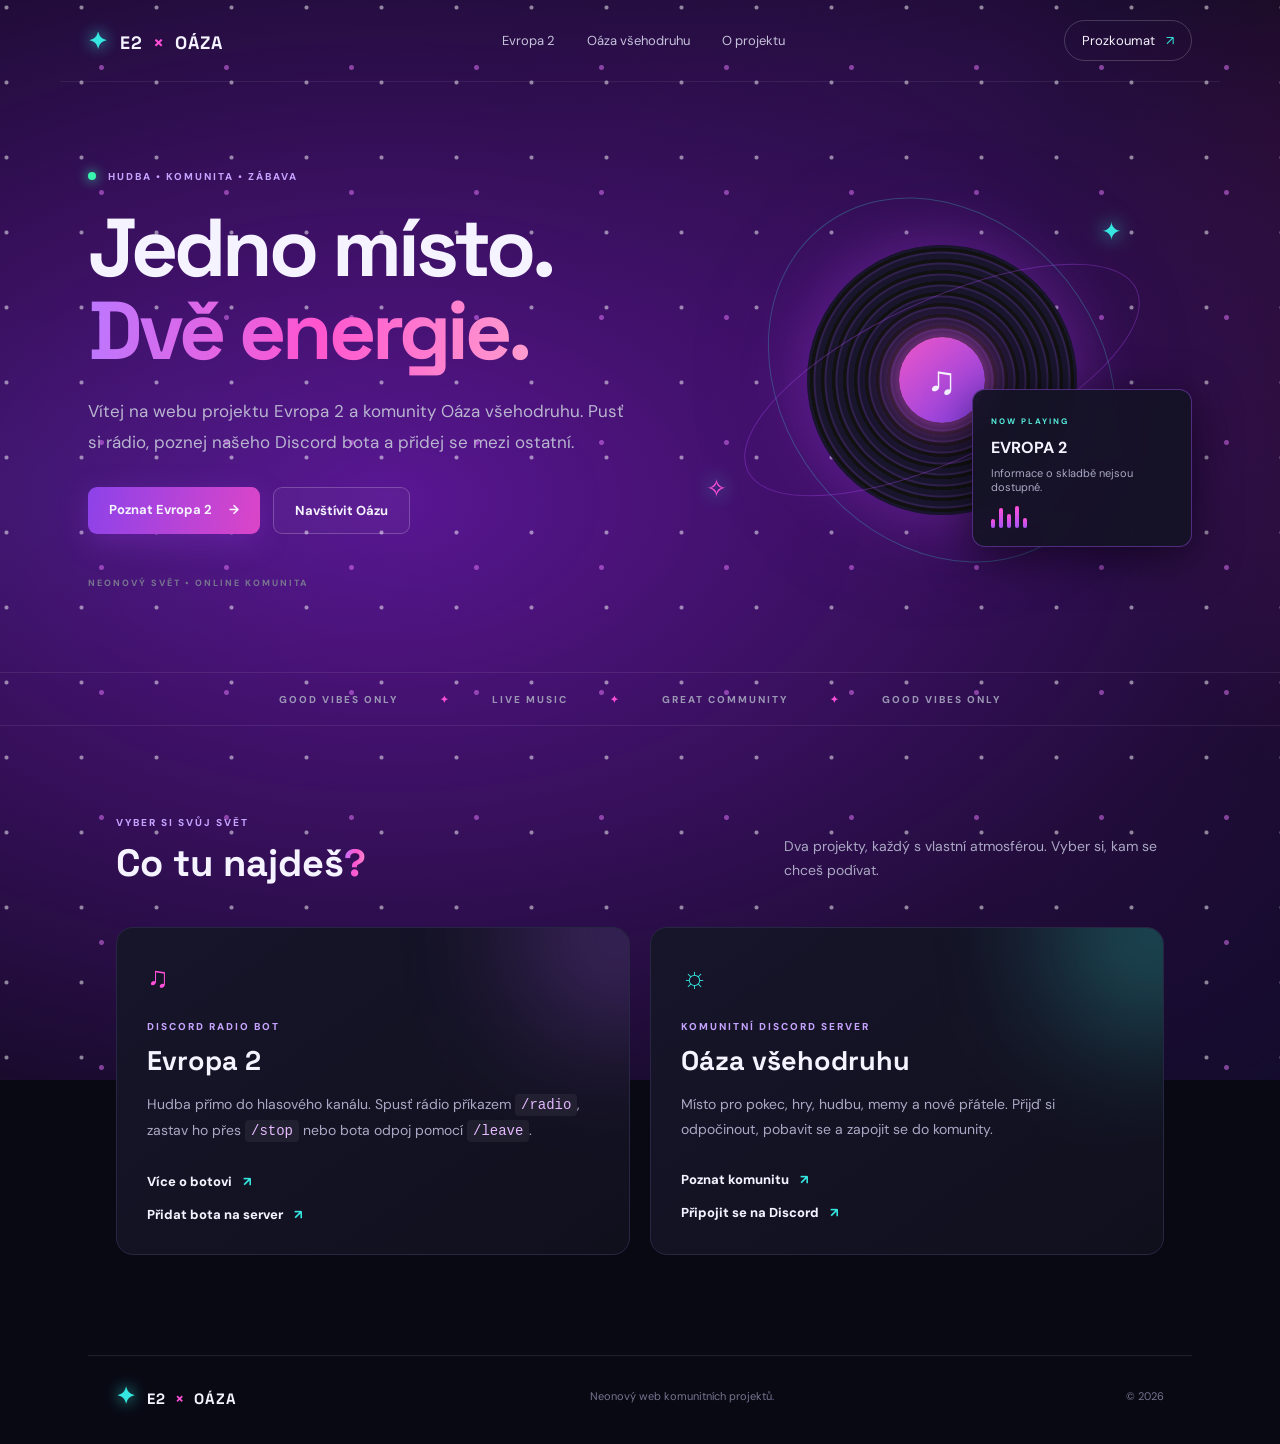
<file: index.html>
<!doctype html>
<html lang="cs">
<head>
  <meta charset="utf-8">
  <meta name="viewport" content="width=device-width,initial-scale=1">
  <meta name="theme-color" content="#090914">
  <meta name="description" content="Evropa 2 Discord bot a komunitní server Oáza všehodruhu. Hudba, komunita a zábava na jednom místě.">

  <link rel="icon" href="favicon.ico" type="image/x-icon">

  <title>Evropa 2 × Oáza všehodruhu</title>
  <link rel="stylesheet" href="style.css">
</head>
<body>
<header class="topbar">
  <a class="brand" href="index.html"><span class="brand-mark">✦</span> E2 <i>×</i> OÁZA</a>
  <nav>
    <a href="evropa2.html">Evropa 2</a>
    <a href="oaza.html">Oáza všehodruhu</a>
    <a href="#about">O projektu</a>
  </nav>
  <a class="nav-cta" href="evropa2.html">Prozkoumat <span>↗</span></a>
</header>

<main>
<section class="hero">
  <div class="hero-copy">
    <div class="eyebrow"><span class="pulse"></span> HUDBA • KOMUNITA • ZÁBAVA</div>
    <h1>Jedno místo.<br><span class="gradient">Dvě energie.</span></h1>
    <p class="lead">Vítej na webu projektu Evropa 2 a komunity Oáza všehodruhu. Pusť si rádio, poznej našeho Discord bota a přidej se mezi ostatní.</p>
    <div class="actions">
      <a class="btn primary" href="evropa2.html">Poznat Evropa 2 <span>→</span></a>
      <a class="btn secondary" href="oaza.html">Navštívit Oázu</a>
    </div>
    <div class="micro">NEONOVÝ SVĚT • ONLINE KOMUNITA</div>
  </div>

  <div class="hero-art">
    <div class="orbit orbit-a"></div>
    <div class="orbit orbit-b"></div>
    <div class="disc">
      <div class="disc-inner"><span>♫</span></div>
    </div>

    <div class="float-card">
      <span class="tiny-label">NOW PLAYING</span>
      <strong id="current-track">EVROPA 2</strong>
      <small id="track-status">Načítám právě hranou skladbu...</small>
      <span class="equalizer">
        <b></b><b></b><b></b><b></b><b></b>
      </span>
    </div>

    <div class="spark s1">✦</div>
    <div class="spark s2">✧</div>
  </div>
</section>

<section class="ticker">
  <span>GOOD VIBES ONLY</span><b>✦</b>
  <span>LIVE MUSIC</span><b>✦</b>
  <span>GREAT COMMUNITY</span><b>✦</b>
  <span>GOOD VIBES ONLY</span>
</section>

<section class="intro" id="about">
  <div>
    <div class="eyebrow">VYBER SI SVŮJ SVĚT</div>
    <h2>Co tu najdeš<span class="gradient">?</span></h2>
  </div>
  <p class="muted">Dva projekty, každý s vlastní atmosférou. Vyber si, kam se chceš podívat.</p>
</section>

<section class="cards">
  <article class="feature-card purple">
    <div class="card-icon">♫</div>
    <div class="card-tag">DISCORD RADIO BOT</div>
    <h3>Evropa 2</h3>
    <p>Hudba přímo do hlasového kanálu. Spusť rádio příkazem <code>/radio</code>, zastav ho přes <code>/stop</code> nebo bota odpoj pomocí <code>/leave</code>.</p>
    <a class="text-link" href="evropa2.html">Více o botovi <span>↗</span></a><br>
    <a class="text-link" href="https://discord.com/oauth2/authorize?client_id=976862282510385172&permissions=281752005352960&integration_type=0&scope=bot" target="_blank" rel="noopener noreferrer">Přidat bota na server <span>↗</span></a>
  </article>

  <article class="feature-card cyan">
    <div class="card-icon">☼</div>
    <div class="card-tag">KOMUNITNÍ DISCORD SERVER</div>
    <h3>Oáza všehodruhu</h3>
    <p>Místo pro pokec, hry, hudbu, memy a nové přátele. Přijď si odpočinout, pobavit se a zapojit se do komunity.</p>
    <a class="text-link" href="oaza.html">Poznat komunitu <span>↗</span></a><br>
    <a class="text-link" href="https://discord.gg/Ke7m2S7GGC" target="_blank" rel="noopener noreferrer">Připojit se na Discord <span>↗</span></a>
  </article>
</section>

<footer>
  <a class="brand" href="index.html"><span class="brand-mark">✦</span> E2 <i>×</i> OÁZA</a>
  <span>Neonový web komunitních projektů.</span>
  <span>© <span id="year"></span></span>
</footer>
</main>

<script>
(() => {
  const API_URL = "https://j2z3k0qhnw.apps.bot-hosting.cloud/api/now-playing";
  const trackElement = document.getElementById("current-track");
  const statusElement = document.getElementById("track-status");

  async function updateNowPlaying() {
    if (!trackElement || !statusElement) return;

    try {
      const response = await fetch(API_URL + "?t=" + Date.now(), {
        cache: "no-store"
      });

      if (!response.ok) {
        throw new Error("API vrátilo HTTP " + response.status);
      }

      const data = await response.json();

      if (typeof data.track !== "string" || !data.track.trim()) {
        throw new Error("API nevrátilo název skladby.");
      }

      trackElement.textContent = data.track.trim();
      statusElement.textContent = "Právě hraje na Evropě 2";

    } catch (error) {
      console.error("Nepodařilo se načíst právě hranou skladbu:", error);
      statusElement.textContent = "Informace o skladbě nejsou dostupné.";
    }
  }

  updateNowPlaying();
  window.setInterval(updateNowPlaying, 60000);
})();
</script>

<script src="script.js"></script>
</body>
</html>
</file>
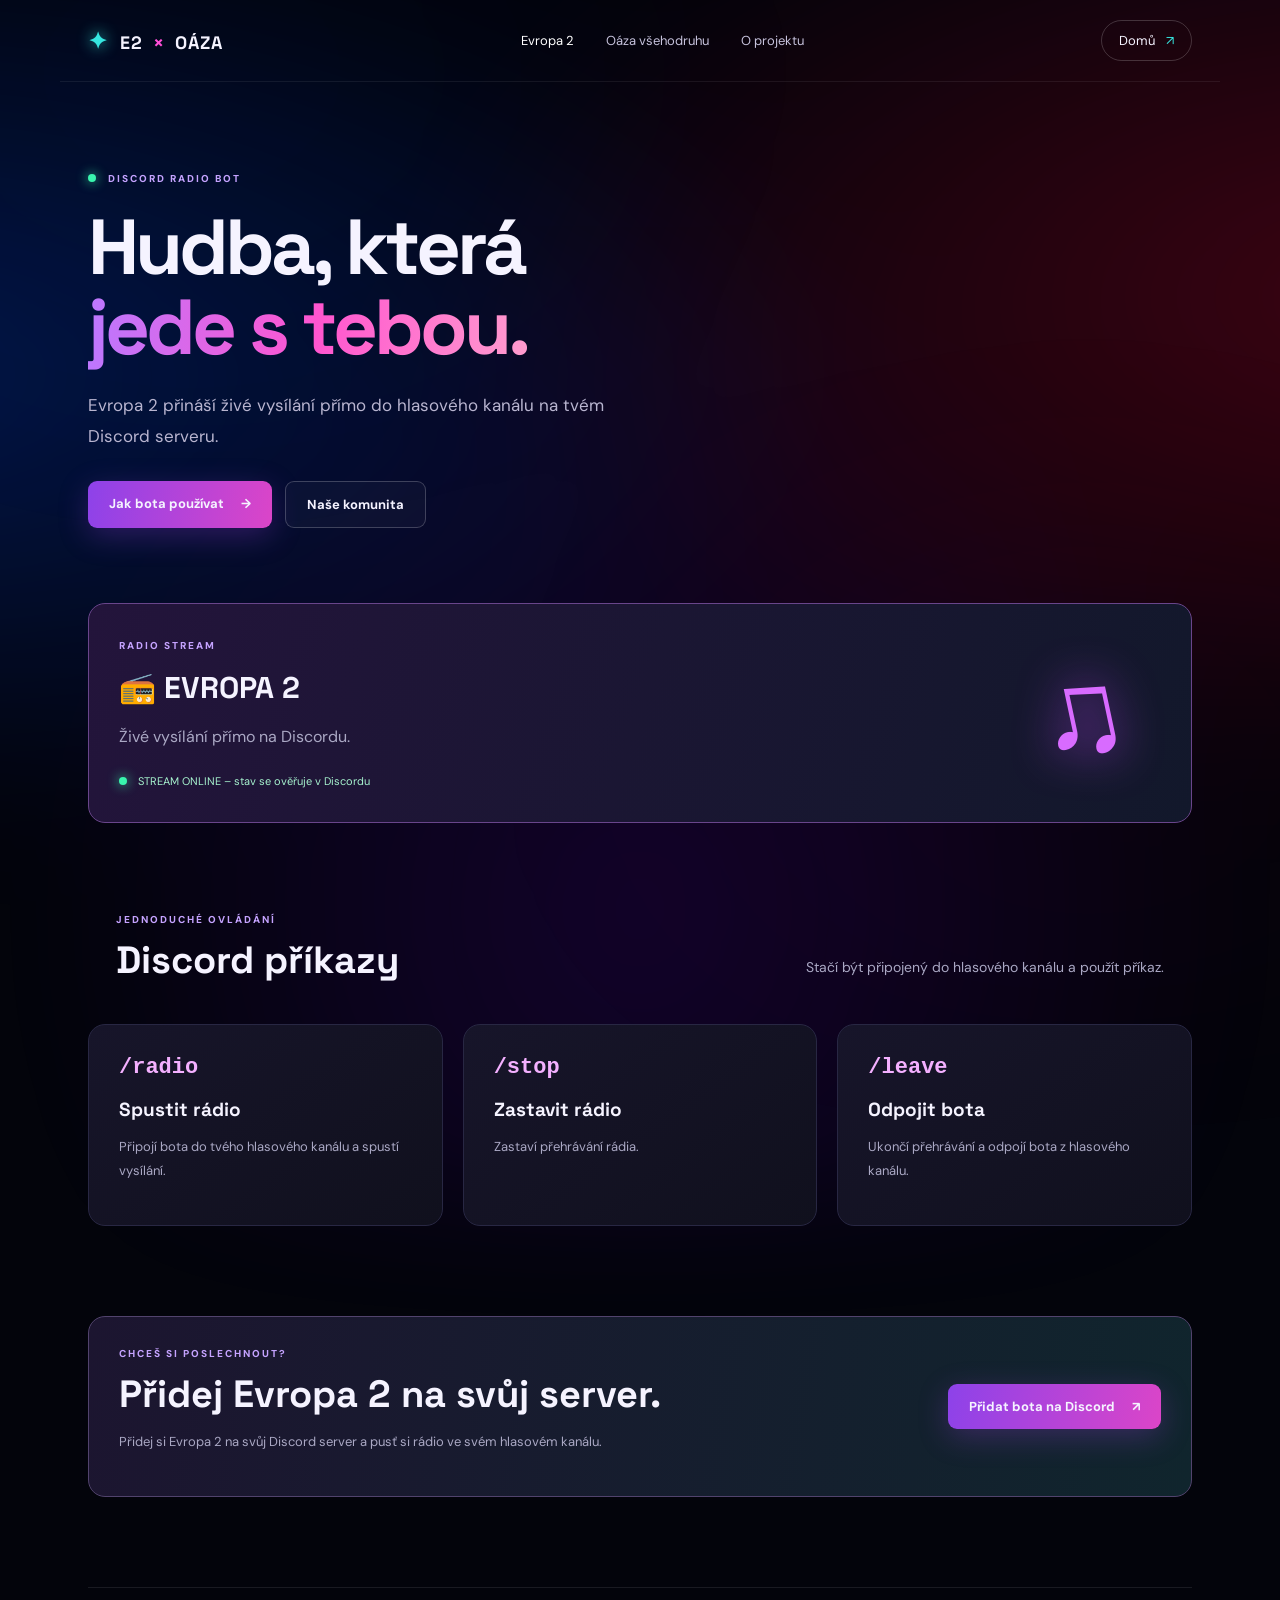
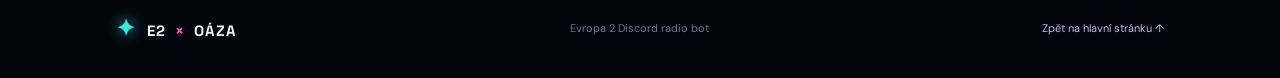
<file: evropa2.html>
<!doctype html>
<html lang="cs">
<head>
<meta charset="utf-8">
<meta name="viewport" content="width=device-width,initial-scale=1">
<meta name="theme-color" content="#090914">
<link rel="icon" href="favicon.ico" type="image/x-icon">
<title>Evropa 2 – Discord radio bot</title>
<link rel="stylesheet" href="style.css">
</head>
<body>
<header class="topbar">
<a class="brand" href="index.html"><span class="brand-mark">✦</span> E2 <i>×</i> OÁZA</a>
<nav>
<a href="evropa2.html" class="active">Evropa 2</a>
<a href="oaza.html">Oáza všehodruhu</a>
<a href="index.html#about">O projektu</a>
</nav>
<a class="nav-cta" href="index.html">Domů <span>↗</span></a>
</header>

<main class="subpage">
<section class="subhero">
<div class="eyebrow"><span class="pulse"></span> DISCORD RADIO BOT</div>
<h1>Hudba, která<br><span class="gradient">jede s tebou.</span></h1>
<p class="lead">Evropa 2 přináší živé vysílání přímo do hlasového kanálu na tvém Discord serveru.</p>
<div class="actions">
<a class="btn primary" href="#commands">Jak bota používat <span>→</span></a>
<a class="btn secondary" href="oaza.html">Naše komunita</a>
</div>
</section>

<section class="now-card">
<div class="now-left">
<div class="card-tag">RADIO STREAM</div>
<h2>📻 EVROPA 2</h2>
<p class="muted">Živé vysílání přímo na Discordu.</p>
<div class="live"><span class="pulse"></span> STREAM ONLINE – stav se ověřuje v Discordu</div>
</div>
<div class="big-note">♫</div>
</section>

<section class="intro" id="commands">
<div>
<div class="eyebrow">JEDNODUCHÉ OVLÁDÁNÍ</div>
<h2>Discord příkazy</h2>
</div>
<p class="muted">Stačí být připojený do hlasového kanálu a použít příkaz.</p>
</section>

<section class="command-grid">
<article class="command">
<code>/radio</code>
<h3>Spustit rádio</h3>
<p>Připojí bota do tvého hlasového kanálu a spustí vysílání.</p>
</article>
<article class="command">
<code>/stop</code>
<h3>Zastavit rádio</h3>
<p>Zastaví přehrávání rádia.</p>
</article>
<article class="command">
<code>/leave</code>
<h3>Odpojit bota</h3>
<p>Ukončí přehrávání a odpojí bota z hlasového kanálu.</p>
</article>
</section>

<section class="callout">
<div>
<div class="eyebrow">CHCEŠ SI POSLECHNOUT?</div>
<h2>Přidej Evropa 2 na svůj server.</h2>
<p class="muted">Přidej si Evropa 2 na svůj Discord server a pusť si rádio ve svém hlasovém kanálu.</p>
</div>
<a class="btn primary" href="https://discord.com/oauth2/authorize?client_id=976862282510385172&permissions=281752005352960&integration_type=0&scope=bot" target="_blank" rel="noopener noreferrer">Přidat bota na Discord <span>↗</span></a>
</section>

<footer>
<a class="brand" href="index.html"><span class="brand-mark">✦</span> E2 <i>×</i> OÁZA</a>
<span>Evropa 2 Discord radio bot</span>
<a href="index.html">Zpět na hlavní stránku ↑</a>
</footer>
</main>
<script src="script.js"></script>
</body>
</html>
</file>
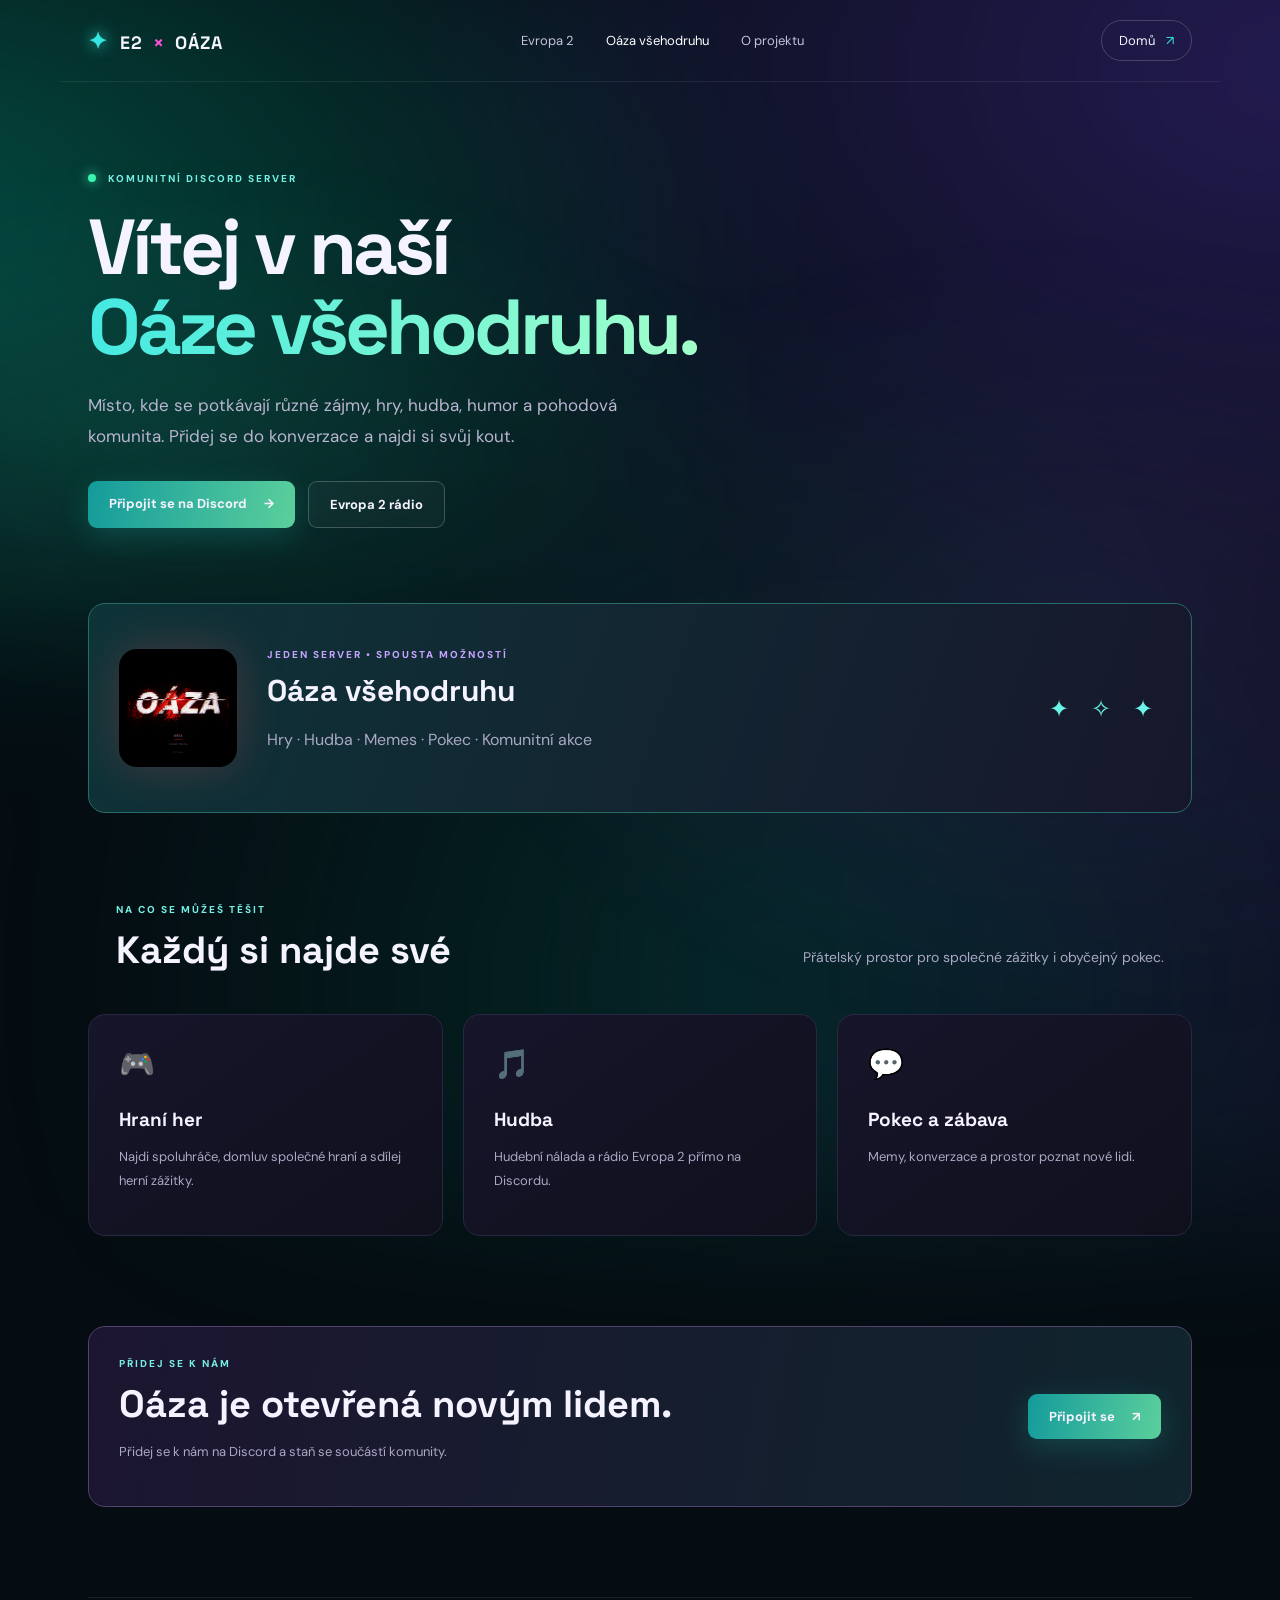
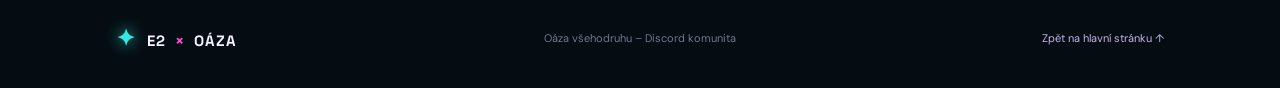
<file: oaza.html>
<!doctype html>
<html lang="cs">
<head>
<meta charset="utf-8">
<meta name="viewport" content="width=device-width,initial-scale=1">
<meta name="theme-color" content="#090914">
<link rel="icon" href="favicon.ico" type="image/x-icon">
<title>Oáza všehodruhu – Discord komunita</title>
<link rel="stylesheet" href="style.css">
</head>
<body>

<header class="topbar">
<a class="brand" href="index.html">
<span class="brand-mark">✦</span> E2 <i>×</i> OÁZA
</a>
<nav>
<a href="evropa2.html">Evropa 2</a>
<a href="oaza.html" class="active">Oáza všehodruhu</a>
<a href="index.html#about">O projektu</a>
</nav>
<a class="nav-cta" href="index.html">Domů <span>↗</span></a>
</header>

<main class="subpage oasis">

<section class="subhero">
<div class="eyebrow">
<span class="pulse"></span> KOMUNITNÍ DISCORD SERVER
</div>
<h1>Vítej v naší<br>
<span class="gradient aqua">Oáze všehodruhu.</span>
</h1>
<p class="lead">
Místo, kde se potkávají různé zájmy, hry, hudba, humor a pohodová komunita.
Přidej se do konverzace a najdi si svůj kout.
</p>
<div class="actions">
<a class="btn primary aqua-btn"
href="https://discord.gg/Ke7m2S7GGC"
target="_blank" rel="noopener noreferrer">
Připojit se na Discord <span>→</span>
</a>
<a class="btn secondary" href="evropa2.html">Evropa 2 rádio</a>
</div>
</section>

<section class="oasis-panel">

<div class="oasis-symbol">
<img
src="oaza-logo.gif"
alt="Logo Oáza všehodruhu"
style="width:118px;height:118px;object-fit:contain;border-radius:18px;filter:drop-shadow(0 0 22px #e34a5940)"
>
</div>

<div>
<div class="card-tag">JEDEN SERVER • SPOUSTA MOŽNOSTÍ</div>
<h2>Oáza všehodruhu</h2>
<p class="muted">Hry · Hudba · Memes · Pokec · Komunitní akce</p>
</div>

<div class="stars">✦ ✧ ✦</div>
</section>

<section class="intro" id="community">
<div>
<div class="eyebrow">NA CO SE MŮŽEŠ TĚŠIT</div>
<h2>Každý si najde své</h2>
</div>
<p class="muted">Přátelský prostor pro společné zážitky i obyčejný pokec.</p>
</section>

<section class="command-grid">

<article class="command">
<div class="card-icon">🎮</div>
<h3>Hraní her</h3>
<p>Najdi spoluhráče, domluv společné hraní a sdílej herní zážitky.</p>
</article>

<article class="command">
<div class="card-icon">🎵</div>
<h3>Hudba</h3>
<p>Hudební nálada a rádio Evropa 2 přímo na Discordu.</p>
</article>

<article class="command">
<div class="card-icon">💬</div>
<h3>Pokec a zábava</h3>
<p>Memy, konverzace a prostor poznat nové lidi.</p>
</article>

</section>

<section class="callout">
<div>
<div class="eyebrow">PŘIDEJ SE K NÁM</div>
<h2>Oáza je otevřená novým lidem.</h2>
<p class="muted">Přidej se k nám na Discord a staň se součástí komunity.</p>
</div>

<a class="btn primary aqua-btn"
href="https://discord.gg/Ke7m2S7GGC"
target="_blank" rel="noopener noreferrer">
Připojit se <span>↗</span>
</a>
</section>

<footer>
<a class="brand" href="index.html">
<span class="brand-mark">✦</span> E2 <i>×</i> OÁZA
</a>
<span>Oáza všehodruhu – Discord komunita</span>
<a href="index.html">Zpět na hlavní stránku ↑</a>
</footer>

</main>
<script src="script.js"></script>
</body>
</html>
</file>
<file: style.css>
@import url('https://fonts.googleapis.com/css2?family=DM+Sans:wght@400;500;600;700;800&family=Space+Grotesk:wght@400;500;600;700&display=swap');

:root {
  --bg: #090914;
  --panel: #111122;
  --line: #282743;
  --text: #f5f3ff;
  --muted: #aaa8c4;
  --purple: #a855f7;
  --pink: #ff4fd8;
  --cyan: #36e6e0;
}

* { box-sizing: border-box; }
html { scroll-behavior: smooth; }

body {
  margin: 0;
  background:
    radial-gradient(ellipse at 78% 7%, #28104455, transparent 34%),
    radial-gradient(ellipse at 6% 55%, #073f4a30, transparent 30%);
  color: var(--text);
  font-family: 'DM Sans', sans-serif;
  position: relative;
  isolation: isolate;
  background-color: var(--bg);
  background-attachment: fixed;
}

body::before,
body::after {
  content: "";
  position: fixed;
  inset: -20%;
  z-index: -1;
  pointer-events: none;
  will-change: transform, opacity, background-position;
}

/* HLAVNÍ STRÁNKA */

body:not(:has(.subpage))::before {
  opacity: .75;
  background:
    radial-gradient(circle at 18% 28%, #a855f744 0, transparent 16%),
    radial-gradient(circle at 78% 22%, #ff4fd833 0, transparent 18%),
    radial-gradient(circle at 55% 78%, #7c3aed30 0, transparent 20%),
    radial-gradient(circle at 88% 82%, #36e6e022 0, transparent 15%);
  background-size: 140% 140%;
  animation: homeGlow 24s ease-in-out infinite alternate;
}

body:not(:has(.subpage))::after {
  opacity: .22;
  background-image:
    radial-gradient(circle, #ffffff 1px, transparent 1.8px),
    radial-gradient(circle, #d58aff 1px, transparent 2px);
  background-size: 95px 95px, 145px 145px;
  background-position: 0 0, 45px 60px;
  animation: particleDrift 38s linear infinite;
}

/* EVROPA 2 – PŮVODNÍ EFEKTY */

body:has(.subpage):not(:has(.oasis))::before {
  opacity: .7;
  background:
    radial-gradient(ellipse at 18% 25%, #e3264c44 0, transparent 25%),
    radial-gradient(ellipse at 82% 35%, #2676ff44 0, transparent 27%),
    radial-gradient(ellipse at 55% 82%, #a52bba2b 0, transparent 25%);
  background-size: 160% 160%;
  animation: radioGlow 16s ease-in-out infinite alternate;
}

body:has(.subpage):not(:has(.oasis))::after {
  opacity: .2;
  background:
    repeating-linear-gradient(
      115deg,
      transparent 0 45px,
      #e3264c18 46px 48px,
      transparent 49px 95px
    ),
    repeating-linear-gradient(
      25deg,
      transparent 0 70px,
      #2676ff18 71px 73px,
      transparent 74px 140px
    );
  animation: soundWaves 22s ease-in-out infinite alternate;
}

/* OÁZA – PŮVODNÍ ZÁKLAD */

body:has(.oasis)::before {
  opacity: .72;
  background:
    radial-gradient(ellipse at 15% 25%, #36e6e044 0, transparent 23%),
    radial-gradient(ellipse at 82% 20%, #8b5cf644 0, transparent 24%),
    radial-gradient(ellipse at 65% 78%, #20c9b833 0, transparent 22%),
    radial-gradient(ellipse at 10% 85%, #6d5df02b 0, transparent 20%);
  background-size: 150% 150%;
  animation: oasisGlow 21s ease-in-out infinite alternate;
}

body:has(.oasis)::after {
  opacity: .28;
  background-image:
    radial-gradient(circle, #8ffff0 1px, transparent 2px),
    radial-gradient(circle, #c5a3ff 1px, transparent 2px);
  background-size: 115px 115px, 175px 175px;
  background-position: 0 0, 55px 75px;
  animation: particleDrift 45s linear infinite;
}

@keyframes homeGlow {
  0% { transform: translate3d(-2%, -1%, 0) scale(1); }
  50% { transform: translate3d(2%, 2%, 0) scale(1.06); }
  100% { transform: translate3d(-1%, 3%, 0) scale(1.02); }
}

@keyframes radioGlow {
  0% { transform: translate3d(-2%, 0, 0) scale(1); }
  50% { transform: translate3d(2%, 2%, 0) scale(1.08); }
  100% { transform: translate3d(0, -2%, 0) scale(1.02); }
}

@keyframes oasisGlow {
  0% { transform: translate3d(1%, -2%, 0) scale(1); }
  50% { transform: translate3d(-2%, 2%, 0) scale(1.07); }
  100% { transform: translate3d(2%, 0, 0) scale(1.02); }
}

@keyframes particleDrift {
  from { background-position: 0 0, 45px 60px; }
  to { background-position: 190px 260px, -120px 210px; }
}

@keyframes soundWaves {
  from { transform: translate3d(-2%, -1%, 0); }
  to { transform: translate3d(2%, 2%, 0); }
}

@media (prefers-reduced-motion: reduce) {
  body::before,
  body::after {
    animation: none !important;
  }
}

a {
  color: inherit;
  text-decoration: none;
}

.topbar {
  height: 82px;
  max-width: 1160px;
  margin: auto;
  padding: 0 28px;
  display: flex;
  align-items: center;
  justify-content: space-between;
  border-bottom: 1px solid #ffffff12;
}

.brand {
  font-family: 'Space Grotesk';
  font-weight: 800;
  letter-spacing: 1px;
  font-size: 18px;
}

.brand i {
  font-style: normal;
  color: var(--pink);
  padding: 0 4px;
}

.brand-mark {
  color: var(--cyan);
  text-shadow: 0 0 15px var(--cyan);
  font-size: 23px;
  margin-right: 6px;
}

.topbar nav {
  display: flex;
  gap: 32px;
  color: #c6c2dc;
  font-size: 13px;
}

.topbar nav a:hover,
.topbar nav .active {
  color: white;
}

.nav-cta {
  font-size: 13px;
  border: 1px solid #ffffff30;
  padding: 11px 17px;
  border-radius: 30px;
}

.nav-cta span,
.text-link span {
  color: var(--cyan);
  padding-left: 8px;
}

.hero {
  max-width: 1160px;
  margin: auto;
  min-height: 590px;
  padding: 80px 28px 75px;
  display: grid;
  grid-template-columns: 1.05fr .95fr;
  align-items: center;
  gap: 50px;
}

.eyebrow,
.card-tag,
.micro,
.tiny-label {
  font-size: 10px;
  font-weight: 800;
  letter-spacing: 2px;
  color: #c5a3ff;
}

.pulse {
  display: inline-block;
  width: 8px;
  height: 8px;
  border-radius: 50%;
  background: #39f5ae;
  box-shadow: 0 0 12px #39f5ae;
  margin-right: 8px;
}

.hero h1,
.subhero h1 {
  font: 700 clamp(48px, 7vw, 82px)/1.02 'Space Grotesk';
  letter-spacing: -4px;
  margin: 23px 0;
}

.gradient {
  background: linear-gradient(95deg, #bb78ff 0%, #ff55cf 52%, #ff9cce 100%);
  color: transparent;
  background-clip: text;
}

.gradient.aqua {
  background-image: linear-gradient(95deg, #44e9e2, #a2ffca);
}

.lead {
  font-size: 17px;
  line-height: 1.8;
  color: #b9b5d0;
  max-width: 540px;
}

.actions {
  display: flex;
  gap: 13px;
  flex-wrap: wrap;
  margin-top: 30px;
}

.btn {
  padding: 14px 21px;
  border-radius: 9px;
  font-weight: 700;
  font-size: 13px;
  transition: .2s;
}

.btn:hover { transform: translateY(-3px); }

.primary {
  background: linear-gradient(100deg, #8d42e9, #db45c8);
  box-shadow: 0 8px 30px #a33fe844;
}

.primary span { padding-left: 14px; }

.secondary {
  border: 1px solid #ffffff35;
  background: #ffffff08;
}

.micro {
  margin-top: 43px;
  color: #77748f;
  font-size: 9px;
}

.hero-art {
  height: 390px;
  position: relative;
  display: grid;
  place-items: center;
}

.disc {
  width: 270px;
  height: 270px;
  border-radius: 50%;
  background: repeating-radial-gradient(circle, #19152d 0 5px, #30204d 6px 7px, #111 8px 11px);
  box-shadow: 0 0 65px #b342ed55, 0 0 130px #7022aa33;
  display: grid;
  place-items: center;
  animation: spin 25s linear infinite;
}

.disc-inner {
  width: 86px;
  height: 86px;
  border-radius: 50%;
  background: linear-gradient(140deg, #ed56c9, #813fe5);
  display: grid;
  place-items: center;
  box-shadow: 0 0 35px #d74edc;
}

.disc-inner span { font-size: 40px; }

.orbit {
  position: absolute;
  border: 1px solid #b34bff55;
  border-radius: 50%;
  transform: rotate(-25deg);
}

.orbit-a {
  width: 430px;
  height: 160px;
}

.orbit-b {
  width: 390px;
  height: 320px;
  border-color: #3ce5df40;
  transform: rotate(52deg);
}

.float-card {
  position: absolute;
  right: 0;
  bottom: 28px;
  width: 220px;
  padding: 18px;
  background: #151326eF;
  border: 1px solid #a65bff66;
  border-radius: 13px;
  box-shadow: 0 10px 45px #0008;
  backdrop-filter: blur(12px);
}

.float-card strong,
.float-card small {
  display: block;
  margin-top: 8px;
}

.float-card small {
  font-size: 11px;
  color: var(--muted);
}

.tiny-label {
  font-size: 8px;
  color: #55e9d8;
}

.equalizer {
  height: 22px;
  display: flex;
  gap: 4px;
  align-items: end;
  margin-top: 12px;
}

.equalizer b {
  width: 4px;
  background: linear-gradient(var(--pink), var(--purple));
  border-radius: 4px;
  animation: eq .8s ease-in-out infinite alternate;
}

.equalizer b:nth-child(1) { height: 40%; }
.equalizer b:nth-child(2) { height: 90%; animation-delay: .2s; }
.equalizer b:nth-child(3) { height: 60%; animation-delay: .4s; }
.equalizer b:nth-child(4) { height: 100%; animation-delay: .1s; }
.equalizer b:nth-child(5) { height: 45%; animation-delay: .3s; }

.spark {
  position: absolute;
  color: var(--cyan);
  text-shadow: 0 0 18px var(--cyan);
  font-size: 25px;
}

.s1 { top: 30px; right: 70px; }
.s2 { bottom: 70px; left: 15px; color: var(--pink); }

@keyframes spin { to { transform: rotate(360deg); } }
@keyframes eq { to { height: 20%; } }

.ticker {
  height: 54px;
  border-block: 1px solid #ffffff15;
  display: flex;
  justify-content: center;
  align-items: center;
  gap: 42px;
  color: #9a96b4;
  font-size: 10px;
  font-weight: 800;
  letter-spacing: 2px;
}

.ticker b { color: var(--pink); }

.intro {
  max-width: 1104px;
  margin: 90px auto 25px;
  padding: 0 28px;
  display: flex;
  justify-content: space-between;
  align-items: end;
  gap: 30px;
}

.intro h2,
.callout h2 {
  font: 700 38px 'Space Grotesk';
  margin: 10px 0;
}

.muted {
  color: var(--muted);
  line-height: 1.7;
}

.intro .muted {
  max-width: 380px;
  font-size: 14px;
}

.cards,
.command-grid {
  max-width: 1104px;
  margin: 30px auto 100px;
  padding: 0 28px;
  display: grid;
  grid-template-columns: 1fr 1fr;
  gap: 20px;
}

.feature-card,
.command,
.now-card,
.oasis-panel,
.callout {
  border: 1px solid var(--line);
  background: linear-gradient(145deg, #17152a, #10101d);
  border-radius: 17px;
  padding: 30px;
  position: relative;
  overflow: hidden;
}

.feature-card:after {
  content: "";
  position: absolute;
  width: 200px;
  height: 200px;
  right: -90px;
  top: -90px;
  border-radius: 50%;
  filter: blur(65px);
  opacity: .3;
}

.purple:after { background: var(--purple); }
.cyan:after { background: var(--cyan); }

.card-icon {
  font-size: 29px;
  color: var(--pink);
  margin-bottom: 24px;
}

.cyan .card-icon { color: var(--cyan); }

.feature-card h3 {
  font: 700 27px 'Space Grotesk';
  margin: 10px 0;
}

.feature-card p,
.command p {
  font-size: 14px;
  line-height: 1.8;
  color: var(--muted);
  max-width: 440px;
}

.feature-card code {
  color: #e5baff;
  background: #ffffff0e;
  padding: 3px 6px;
  border-radius: 4px;
}

.text-link {
  display: inline-block;
  margin-top: 15px;
  font-size: 13px;
  font-weight: 800;
}

.subpage {
  max-width: 1160px;
  margin: auto;
  padding: 0 28px;
}

.subhero {
  padding: 90px 0 75px;
  max-width: 760px;
}

.subhero h1 { font-size: clamp(50px, 7vw, 78px); }

.now-card {
  display: flex;
  justify-content: space-between;
  align-items: center;
  min-height: 220px;
  background: linear-gradient(110deg, #23143b, #12182b);
  border-color: #69458b;
}

.now-card h2 {
  font: 700 30px 'Space Grotesk';
  margin: 16px 0 0;
}

.live {
  font-size: 11px;
  color: #a7f4cf;
  margin-top: 24px;
}

.big-note {
  font-size: 120px;
  color: #d86bff;
  text-shadow: 0 0 45px #c24aff;
  transform: rotate(-12deg);
  padding: 0 35px;
}

.command-grid {
  padding: 0;
  margin: 30px 0 90px;
  grid-template-columns: repeat(3, 1fr);
}

.command code {
  font-size: 22px;
  color: #f4b0ff;
  font-weight: 800;
}

.command h3 {
  font: 700 19px 'Space Grotesk';
  margin: 17px 0 8px;
}

.command p { font-size: 13px; }

.callout {
  margin: 0 0 90px;
  display: flex;
  align-items: center;
  justify-content: space-between;
  background: linear-gradient(100deg, #1c1530, #10252d);
  border-color: #51436d;
}

.callout h2 { max-width: 600px; }
.callout p { font-size: 13px; }

.callout-icon {
  font-size: 75px;
  color: var(--cyan);
  text-shadow: 0 0 30px var(--cyan);
  padding: 0 35px;
}

.oasis .eyebrow { color: #76eee3; }

.oasis-panel {
  display: flex;
  align-items: center;
  gap: 30px;
  min-height: 210px;
  background: linear-gradient(110deg, #0e3438, #17172b);
  border-color: #286c6a;
}

.oasis-symbol {
  font-size: 75px;
  color: var(--cyan);
  text-shadow: 0 0 35px #36e6e0;
}

.oasis-symbol img {
  display: block;
  width: 118px;
  height: 118px;
  object-fit: contain;
  border-radius: 18px;
  filter: drop-shadow(0 0 22px #e34a5940);
}

.oasis-panel h2 {
  font: 700 30px 'Space Grotesk';
  margin: 10px 0;
}

.stars {
  margin-left: auto;
  color: #6bf5e9;
  font-size: 24px;
  letter-spacing: 8px;
}

.aqua-btn {
  background: linear-gradient(100deg, #149b9b, #5bcf9c);
  box-shadow: 0 8px 30px #25d9bf33;
}

.oasis .command .card-icon { color: var(--cyan); }

footer {
  max-width: 1104px;
  margin: auto;
  padding: 25px 28px 35px;
  border-top: 1px solid #ffffff17;
  display: flex;
  align-items: center;
  justify-content: space-between;
  color: #77748f;
  font-size: 11px;
}

footer .brand {
  color: var(--text);
  font-size: 15px;
}

footer>a:last-child { color: #c3b4e9; }

@media(max-width:760px) {
  .topbar {
    height: auto;
    min-height: 72px;
    flex-wrap: wrap;
    gap: 14px;
    padding: 18px 20px;
  }

  .topbar nav {
    order: 3;
    width: 100%;
    gap: 18px;
    overflow: auto;
    font-size: 12px;
  }

  .nav-cta { font-size: 11px; }

  .hero {
    grid-template-columns: 1fr;
    padding: 65px 22px 45px;
    gap: 5px;
  }

  .hero h1,
  .subhero h1 { letter-spacing: -2px; }

  .hero-art { height: 310px; }
  .disc { width: 205px; height: 205px; }
  .orbit-a { width: 320px; height: 125px; }
  .orbit-b { width: 300px; height: 250px; }

  .float-card {
    right: 0;
    bottom: 0;
  }

  .ticker {
    gap: 15px;
    font-size: 8px;
    letter-spacing: 1px;
    overflow: hidden;
    white-space: nowrap;
  }

  .intro {
    margin: 65px auto 20px;
    display: block;
    padding: 0 22px;
  }

  .intro h2 { font-size: 32px; }

  .cards,
  .command-grid {
    grid-template-columns: 1fr;
    padding: 0 22px;
    margin-bottom: 65px;
  }

  .subpage { padding: 0 22px; }
  .subhero { padding: 65px 0 55px; }

  .now-card {
    min-height: 190px;
    padding: 22px;
  }

  .big-note {
    font-size: 70px;
    padding: 0;
  }

  .callout { padding: 22px; }
  .callout h2 { font-size: 28px; }

  .callout-icon {
    font-size: 48px;
    padding: 0 5px;
  }

  .oasis-panel {
    gap: 15px;
    padding: 22px;
  }

  .oasis-symbol img {
    width: 76px;
    height: 76px;
  }

  .oasis-panel h2 { font-size: 23px; }
  .stars { display: none; }

  footer {
    padding: 24px 22px;
    gap: 14px;
    flex-wrap: wrap;
  }

  footer span:nth-child(2) {
    order: 3;
    width: 100%;
  }
}

/* VÝRAZNĚJŠÍ POZADÍ HLAVNÍ STRÁNKY A OÁZY */

body::before,
body::after {
  transition: opacity 1s ease;
}

body:not(:has(.subpage))::before {
  opacity: 1;
  background:
    radial-gradient(ellipse at 20% 30%, #a020ff88, transparent 35%),
    radial-gradient(ellipse at 80% 20%, #ff28bb66, transparent 35%),
    radial-gradient(ellipse at 60% 85%, #742cff66, transparent 40%),
    radial-gradient(ellipse at 90% 75%, #ff4fd833, transparent 30%);
  background-size: 180% 180%;
  animation: homeGlow 10s ease-in-out infinite alternate;
}

body:not(:has(.subpage))::after {
  opacity: .5;
  background-image:
    radial-gradient(circle, #ffffff 1.5px, transparent 2.5px),
    radial-gradient(circle, #e879ff 2px, transparent 3px);
  background-size: 75px 75px, 125px 125px;
  background-position: 0 0, 45px 60px;
  animation: particleDrift 20s linear infinite;
}

body:has(.oasis)::before {
  opacity: 1;
  background:
    radial-gradient(ellipse at 15% 25%, #00ffe099, transparent 35%),
    radial-gradient(ellipse at 85% 20%, #813cff99, transparent 38%),
    radial-gradient(ellipse at 60% 80%, #00bba866, transparent 35%);
  background-size: 180% 180%;
  animation: oasisGlow 9s ease-in-out infinite alternate;
}

body:has(.oasis)::after {
  opacity: .55;
  background-image:
    radial-gradient(circle, #8ffff0 2px, transparent 3px),
    radial-gradient(circle, #bd8aff 1.5px, transparent 2.5px);
  background-size: 85px 85px, 135px 135px;
  background-position: 0 0, 55px 75px;
  animation: particleDrift 25s linear infinite;
}

/* =========================================================
   EVROPA 2 – POMALÉ NEONOVÉ POZADÍ
   Tmavý základ, modrá záře vlevo, červená vpravo
   a jemná fialová uprostřed.
   ========================================================= */

body:has(.subpage):not(:has(.oasis)) {
  background-color: #03040b !important;
  background-image: none !important;
  overflow-x: hidden;
}

body:has(.subpage):not(:has(.oasis))::before {
  content: "";
  position: fixed;
  inset: -35%;
  z-index: -1;
  pointer-events: none;
  background:
    radial-gradient(ellipse at 15% 45%, rgba(0, 75, 255, 0.38), transparent 38%),
    radial-gradient(ellipse at 85% 40%, rgba(255, 0, 45, 0.34), transparent 38%),
    radial-gradient(ellipse at 50% 80%, rgba(125, 0, 255, 0.20), transparent 40%);
  filter: blur(65px);
  animation: radioNeonMove 18s ease-in-out infinite alternate;
}

body:has(.subpage):not(:has(.oasis))::after {
  content: "";
  position: fixed;
  inset: -20%;
  z-index: -1;
  pointer-events: none;
  background:
    radial-gradient(ellipse at 25% 20%, rgba(0, 100, 255, 0.16), transparent 35%),
    radial-gradient(ellipse at 75% 75%, rgba(255, 0, 65, 0.15), transparent 35%);
  filter: blur(85px);
  animation: radioNeonPulse 13s ease-in-out infinite alternate;
}

@keyframes radioNeonMove {
  0% { transform: translate(-5%, -3%) scale(1); }
  50% { transform: translate(4%, 3%) scale(1.12); }
  100% { transform: translate(-2%, 5%) scale(1.05); }
}

@keyframes radioNeonPulse {
  0% { transform: translateX(-4%); opacity: 0.45; }
  100% { transform: translateX(4%); opacity: 0.85; }
}

/* =========================================================
   OÁZA VŠEHODRUHU – KOUZELNÁ OÁZA BEZ TEČEK
   ========================================================= */

body:has(.oasis) {
  background-color: #050d12 !important;
  background-image: none !important;
  overflow-x: hidden;
}

body:has(.oasis)::before {
  content: "";
  position: fixed;
  inset: -35%;
  z-index: -1;
  pointer-events: none;
  background:
    radial-gradient(ellipse at 15% 35%, rgba(0, 255, 200, 0.27), transparent 35%),
    radial-gradient(ellipse at 80% 25%, rgba(120, 65, 255, 0.28), transparent 38%),
    radial-gradient(ellipse at 55% 85%, rgba(0, 130, 110, 0.22), transparent 40%),
    radial-gradient(ellipse at 90% 85%, rgba(80, 40, 160, 0.18), transparent 35%);
  filter: blur(75px);
  animation: oasisMagicMove 22s ease-in-out infinite alternate;
}

body:has(.oasis)::after {
  content: "";
  position: fixed;
  inset: -20%;
  z-index: -1;
  pointer-events: none;
  background:
    radial-gradient(ellipse at 25% 50%, rgba(80, 255, 220, 0.12), transparent 32%),
    radial-gradient(ellipse at 75% 65%, rgba(170, 100, 255, 0.13), transparent 35%);
  filter: blur(45px);
  opacity: 0.7;
  animation: oasisMistMove 30s ease-in-out infinite alternate;
}

@keyframes oasisMagicMove {
  0% { transform: translate(-3%, -2%) scale(1); }
  50% { transform: translate(3%, 2%) scale(1.1); }
  100% { transform: translate(-2%, 4%) scale(1.04); }
}

@keyframes oasisMistMove {
  0% { transform: translate(0, 0); opacity: 0.45; }
  50% { transform: translate(2%, -2%); opacity: 0.75; }
  100% { transform: translate(-2%, 2%); opacity: 0.5; }
}

@media (prefers-reduced-motion: reduce) {
  body:has(.oasis)::before,
  body:has(.oasis)::after {
    animation: none !important;
  }
}

/* =========================================================
   O PROJEKTU – VESMÍRNÁ FIALOVO-TYRKYSOVÁ ATMOSFÉRA
   Aktivuje se po kliknutí na odkaz O projektu (#about).
   Bez teček, hvězdiček a částic.
   ========================================================= */

body:has(#about:target) {
  background-color: #070713 !important;
  background-image: none !important;
}

/* Na stránce O projektu vypnout všechny původní částice/tečky z homepage. */
body:has(#about:target)::before,
body:has(#about:target)::after {
  background-image: none;
}

body:has(#about:target)::before {
  content: "";
  position: fixed;
  inset: -35%;
  z-index: -1;
  pointer-events: none;
  background:
    radial-gradient(
      ellipse at 18% 22%,
      rgba(116, 62, 255, 0.34),
      transparent 38%
    ),
    radial-gradient(
      ellipse at 82% 30%,
      rgba(38, 210, 220, 0.23),
      transparent 40%
    ),
    radial-gradient(
      ellipse at 55% 85%,
      rgba(145, 75, 255, 0.20),
      transparent 42%
    );
  filter: blur(75px);
  animation: projectNebula 24s ease-in-out infinite alternate;
}

body:has(#about:target)::after {
  content: "";
  position: fixed;
  inset: -30%;
  z-index: -1;
  pointer-events: none;
  background:
    radial-gradient(
      ellipse at 30% 72%,
      rgba(45, 170, 220, 0.14),
      transparent 38%
    ),
    radial-gradient(
      ellipse at 78% 18%,
      rgba(180, 105, 255, 0.13),
      transparent 40%
    );
  filter: blur(95px);
  animation: projectNebulaSecond 30s ease-in-out infinite alternate;
}

@keyframes projectNebula {
  0% {
    transform: translate(-3%, -2%) scale(1);
  }
  50% {
    transform: translate(3%, 2%) scale(1.10);
  }
  100% {
    transform: translate(-1%, 4%) scale(1.04);
  }
}

@keyframes projectNebulaSecond {
  0% {
    transform: translate(2%, 1%) scale(1.02);
    opacity: 0.45;
  }
  100% {
    transform: translate(-3%, -2%) scale(1.09);
    opacity: 0.8;
  }
}

@media (prefers-reduced-motion: reduce) {
  body:has(#about:target)::before,
  body:has(#about:target)::after {
    animation: none !important;
  }
}
</file>
